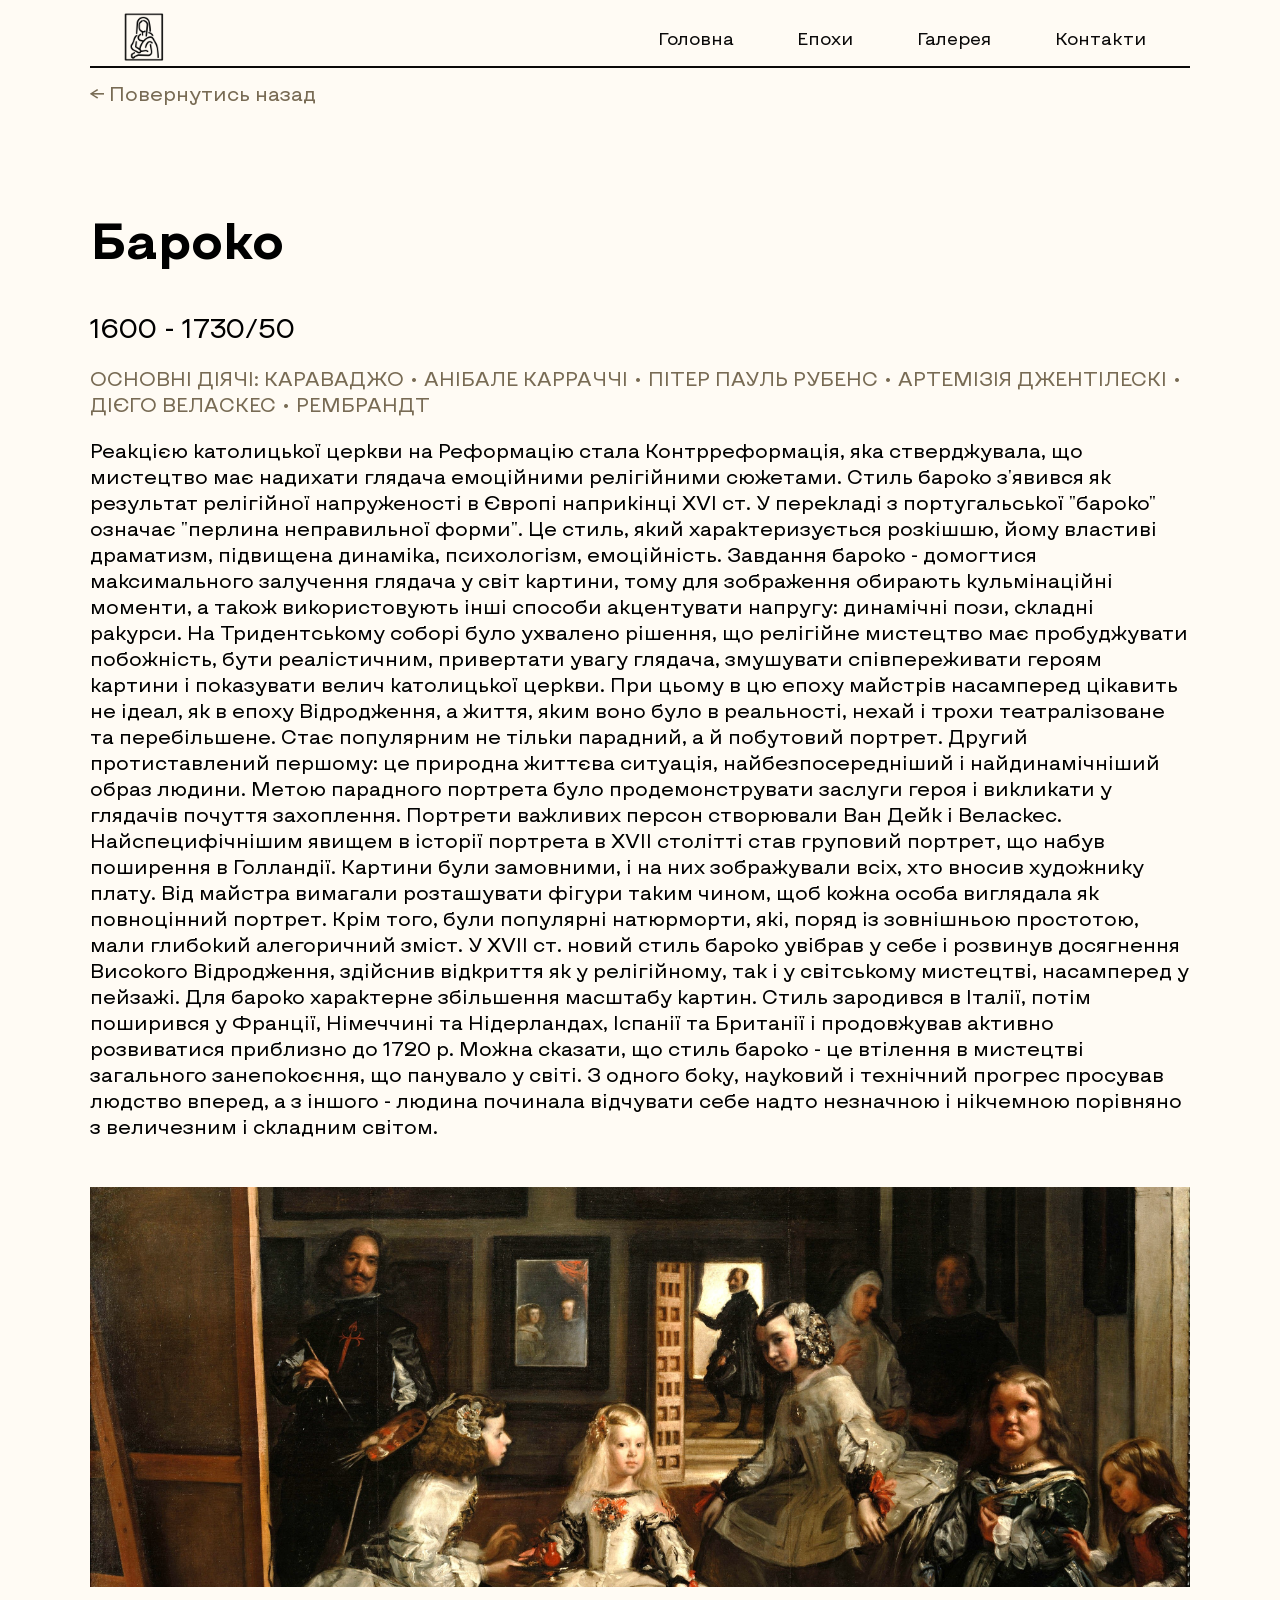
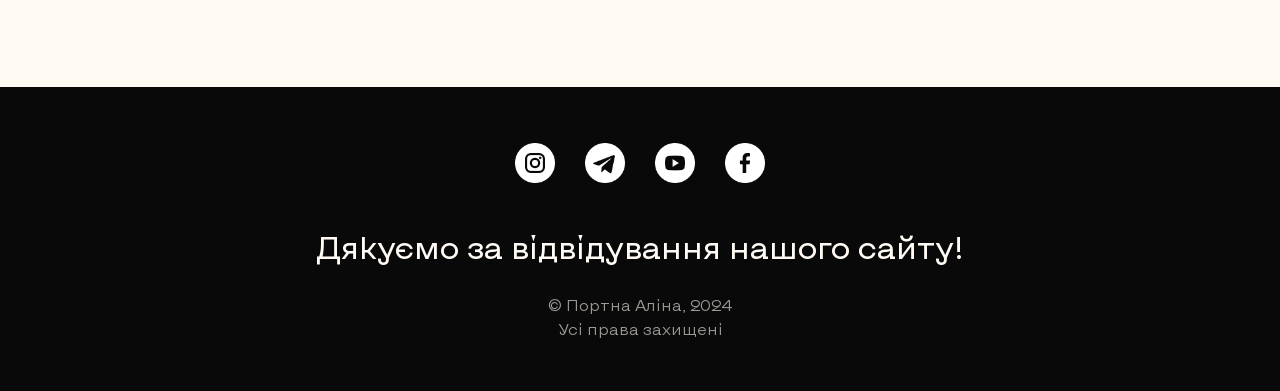
<file: pages/baroque.html>
<!DOCTYPE html>
<html lang="uk">
  <head>
    <meta charset="UTF-8" />
    <meta name="viewport" content="width=device-width, initial-scale=1.0" />
    <title>Бароко</title>
    <link
      rel="icon"
      type="image/x-icon"
      href="./../assets/icons/IMG_2886.PNG"
    />
    <link rel="stylesheet" href="./../assets/css/reset.css" />
    <link rel="stylesheet" href="./../assets/css/template.css" />
  </head>
  <body>
    <header class="page-header">
      <div class="content-wrapper nav-container">
        <nav>
          <ul class="nav-list">
            <li class="logo">
              <a class="nav-link" href="./../index.html">
                <img
                  class="logo-link"
                  src="./../assets/icons/IMG_2887.PNG"
                  alt="logo"
                />
              </a>
            </li>
            <li class="nav-item">
              <a class="nav-link" href="./../index.html">Головна</a>
            </li>
            <li class="nav-item">
              <a class="nav-link" href="./periods.html">Епохи</a>
            </li>
            <li class="nav-item">
              <a class="nav-link" href="./gallery.html">Галерея</a>
            </li>
            <li class="nav-item">
              <a class="nav-link" href="./contact_us.html">Контакти</a>
            </li>
          </ul>
        </nav>
      </div>
    </header>

    <main class="epoch-main">
      <div class="content-wrapper epoch-wrapper">
        <a class="epoch-link" href="./periods.html">&#8592; Повернутись назад</a>
        <h2 class="epoch-title">Бароко</h2>
        <p class="epoch-period">1600 - 1730/50</p>
        <p class="epoch-names">
          ОСНОВНІ ДІЯЧІ: КАРАВАДЖО &#8226; АНІБАЛЕ КАРРАЧЧІ &#8226; ПІТЕР ПАУЛЬ РУБЕНС &#8226;
          АРТЕМІЗІЯ ДЖЕНТІЛЕСКІ &#8226; ДІЄГО ВЕЛАСКЕС &#8226; РЕМБРАНДТ
        </p>
        <p class="epoch-description">
          Реакцією католицької церкви на Реформацію стала Контрреформація, яка
          стверджувала, що мистецтво має надихати глядача емоційними релігійними
          сюжетами. Стиль бароко з'явився як результат релігійної напруженості в
          Європі наприкінці XVI ст. У перекладі з португальської "бароко"
          означає "перлина неправильної форми". Це стиль, який характеризується
          розкішшю, йому властиві драматизм, підвищена динаміка, психологізм,
          емоційність. Завдання бароко - домогтися максимального залучення
          глядача у світ картини, тому для зображення обирають кульмінаційні
          моменти, а також використовують інші способи акцентувати напругу:
          динамічні пози, складні ракурси. На Тридентському соборі було ухвалено
          рішення, що релігійне мистецтво має пробуджувати побожність, бути
          реалістичним, привертати увагу глядача, змушувати співпереживати
          героям картини і показувати велич католицької церкви. При цьому в цю
          епоху майстрів насамперед цікавить не ідеал, як в епоху Відродження, а
          життя, яким воно було в реальності, нехай і трохи театралізоване та
          перебільшене. Стає популярним не тільки парадний, а й побутовий
          портрет. Другий протиставлений першому: це природна життєва ситуація,
          найбезпосередніший і найдинамічніший образ людини. Метою парадного
          портрета було продемонструвати заслуги героя і викликати у глядачів
          почуття захоплення. Портрети важливих персон створювали Ван Дейк і
          Веласкес. Найспецифічнішим явищем в історії портрета в XVII столітті
          став груповий портрет, що набув поширення в Голландії. Картини були
          замовними, і на них зображували всіх, хто вносив художнику плату. Від
          майстра вимагали розташувати фігури таким чином, щоб кожна особа
          виглядала як повноцінний портрет. Крім того, були популярні
          натюрморти, які, поряд із зовнішньою простотою, мали глибокий
          алегоричний зміст. У XVII ст. новий стиль бароко увібрав у себе і
          розвинув досягнення Високого Відродження, здійснив відкриття як у
          релігійному, так і у світському мистецтві, насамперед у пейзажі. Для
          бароко характерне збільшення масштабу картин. Стиль зародився в
          Італії, потім поширився у Франції, Німеччині та Нідерландах, Іспанії
          та Британії і продовжував активно розвиватися приблизно до 1720 р.
          Можна сказати, що стиль бароко - це втілення в мистецтві загального
          занепокоєння, що панувало у світі. З одного боку, науковий і технічний
          прогрес просував людство вперед, а з іншого - людина починала
          відчувати себе надто незначною і нікчемною порівняно з величезним і
          складним світом.
        </p>
        <div class="epoch-image-wrapper">
          <img
            class="epoch-image"
            src="./../assets/images/75.jpg"
          />
          
        </div>
      </div>
    </main>

    <footer class="page-footer">
      <section class="content-wrapper footer-wrapper">
        <div class="footer-social">
          <a href="#"
            ><img
              class="contacts-icon"
              src="./../assets/icons/instagram.png"
              alt="Instagram"
          /></a>
          <a href="#"
            ><img
              class="contacts-icon"
              src="./../assets/icons/telegram.png"
              alt="Telegarm"
          /></a>
          <a href="#"
            ><img
              class="contacts-icon"
              src="./../assets/icons/youtube.png"
              alt="YouTube"
          /></a>
          <a href="#"
            ><img
              class="contacts-icon"
              src="./../assets/icons/facebook.png"
              alt="Facebook"
          /></a>
        </div>
        <h4>Дякуємо за відвідування нашого сайту!</h4>
        <p class="footer-credit">&#169; Портна Аліна, 2024</p>
        <p class="footer-credit">Усі права захищені</p>
      </section>
    </footer>
  </body>
</html>
</file>
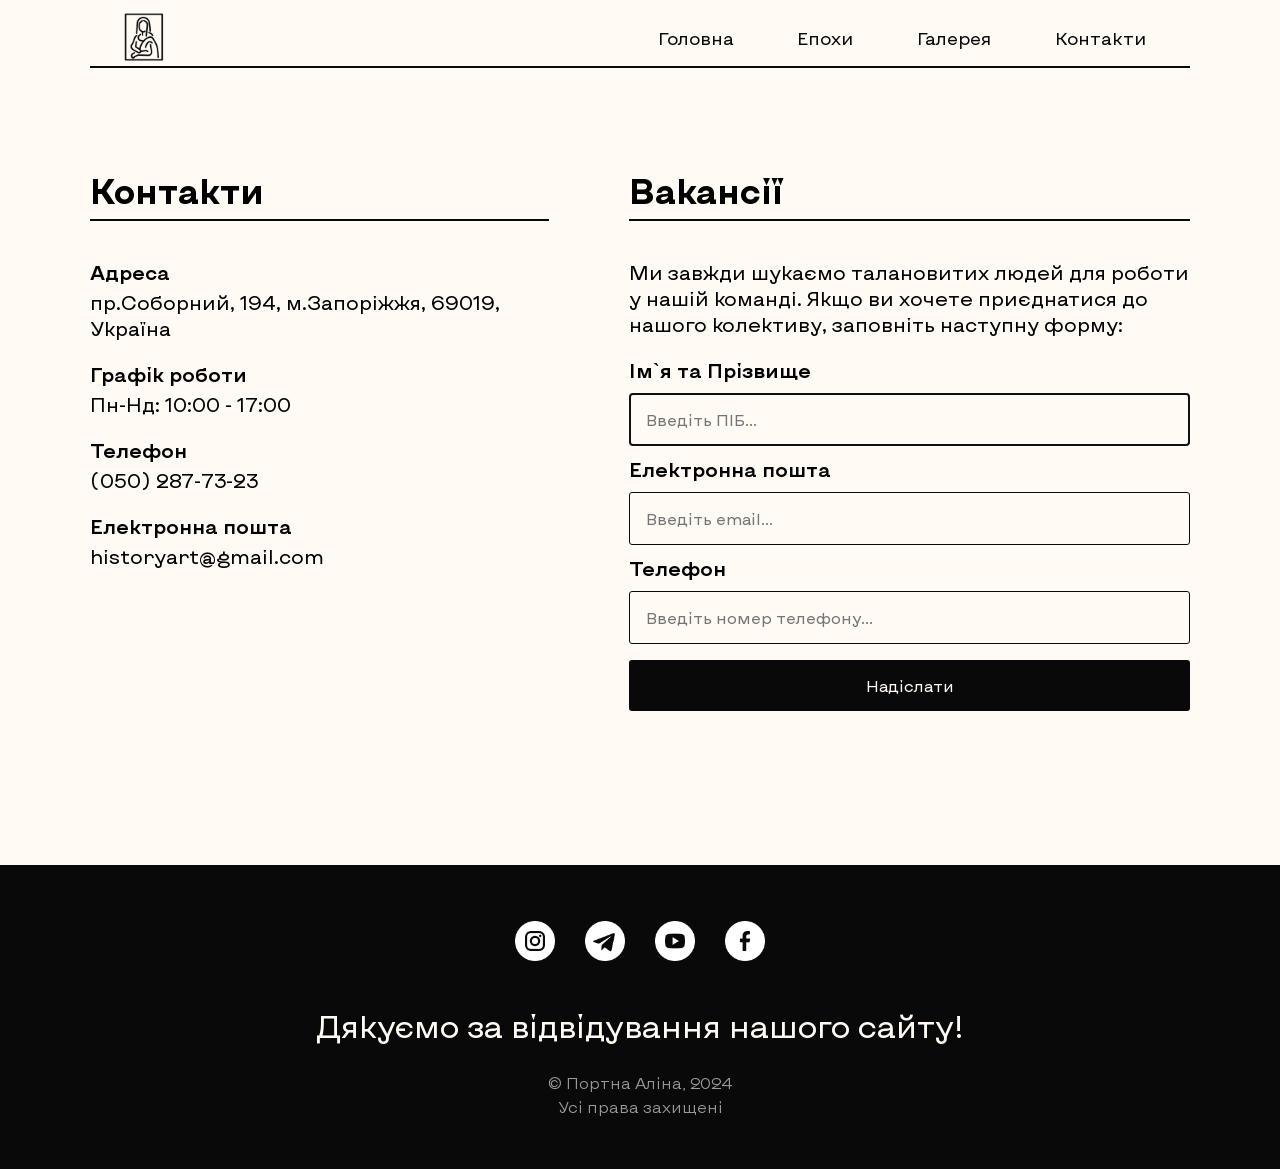
<file: pages/contact_us.html>
<!DOCTYPE html>
<html lang="uk">
  <head>
    <meta charset="UTF-8" />
    <meta name="viewport" content="width=device-width, initial-scale=1.0" />
    <title>Контакти</title>
    <link
      rel="icon"
      type="image/x-icon"
      href="./../assets/icons/IMG_2886.PNG"
    />
    <link rel="stylesheet" href="./../assets/css/reset.css" />
    <link rel="stylesheet" href="./../assets/css/template.css" />
  </head>
  <body>
    
    <header class="page-header">
      <div class="content-wrapper nav-container">
        <nav>
          <ul class="nav-list">
            <li class="logo">
              <a class="nav-link" href="./../index.html">
                <img
                  class="logo-link"
                  src="./../assets/icons/IMG_2887.PNG"
                  alt="logo"
                />
              </a>
            </li>
            <li class="nav-item">
              <a class="nav-link" href="./../index.html">Головна</a>
            </li>
            <li class="nav-item">
              <a class="nav-link" href="./periods.html">Епохи</a>
            </li>
            <li class="nav-item">
              <a class="nav-link" href="./gallery.html">Галерея</a>
            </li>
            <li class="nav-item">
              <a class="nav-link" href="#">Контакти</a>
            </li>
          </ul>
        </nav>
      </div>
    </header>

    <main class="contact-main">
      <div class="content-wrapper">
        <section class="contacts-wrapper">
          <h3>Контакти</h3>
          <h6>Адреса</h6>
          <p>пр.Соборний, 194, м.Запоріжжя, 69019, Україна</p>
          <h6 class="contacts-title">Графік роботи</h6>
          <p>Пн-Нд: 10:00 - 17:00</p>
          <h6 class="contacts-title">Телефон</h6>
          <p>(050) 287-73-23</p>
          <h6 class="contacts-title">Електронна пошта</h6>
          <p>historyart@gmail.com</p>
        </section>
        <section class="form-wrapper">
          <h3>Вакансії</h3>
          <p>
            Ми завжди шукаємо талановитих людей для роботи у нашій команді. Якщо
            ви хочете приєднатися до нашого колективу, заповніть наступну форму:
          </p>
          <form>
            <div class="form-group">
              <label class="form-label">
                <span class="label-caption">Ім`я та Прізвище</span>
                <input
                  class="form-input"
                  type="text"
                  name="user-name"
                  placeholder="Введіть ПІБ..."
                  required
                  autofocus
                  tabindex="1"
                />
              </label>
              <label class="form-group">
                <span class="label-caption">Електронна пошта</span>
                <input
                  class="form-input"
                  type="email"
                  name="user-email"
                  placeholder="Введіть email..."
                  required
                />
              </label>
              <label class="form-group">
                <span class="label-caption">Телефон</span>
                <input
                  class="form-input"
                  type="tel"
                  name="user-tel"
                  placeholder="Введіть номер телефону..."
                  required
                />
              </label>
            </div>
            <div class="form-btn">
              <button type="submit">Надіслати</button>
            </div>
          </form>
        </section>
      </div>
    </main>

    <footer class="page-footer">
      <section class="content-wrapper footer-wrapper">
        <div class="footer-social">
          <a href="#"
            ><img
              class="contacts-icon"
              src="./../assets/icons/instagram.png"
              alt="Instagram"
          /></a>
          <a href="#"
            ><img
              class="contacts-icon"
              src="./../assets/icons/telegram.png"
              alt="Telegarm"
          /></a>
          <a href="#"
            ><img
              class="contacts-icon"
              src="./../assets/icons/youtube.png"
              alt="YouTube"
          /></a>
          <a href="#"
            ><img
              class="contacts-icon"
              src="./../assets/icons/facebook.png"
              alt="Facebook"
          /></a>
        </div>
        <h4>Дякуємо за відвідування нашого сайту!</h4>
        <p class="footer-credit">&#169; Портна Аліна, 2024</p>
        <p class="footer-credit">Усі права захищені</p>
      </section>
    </footer>
  </body>
</html>
</file>
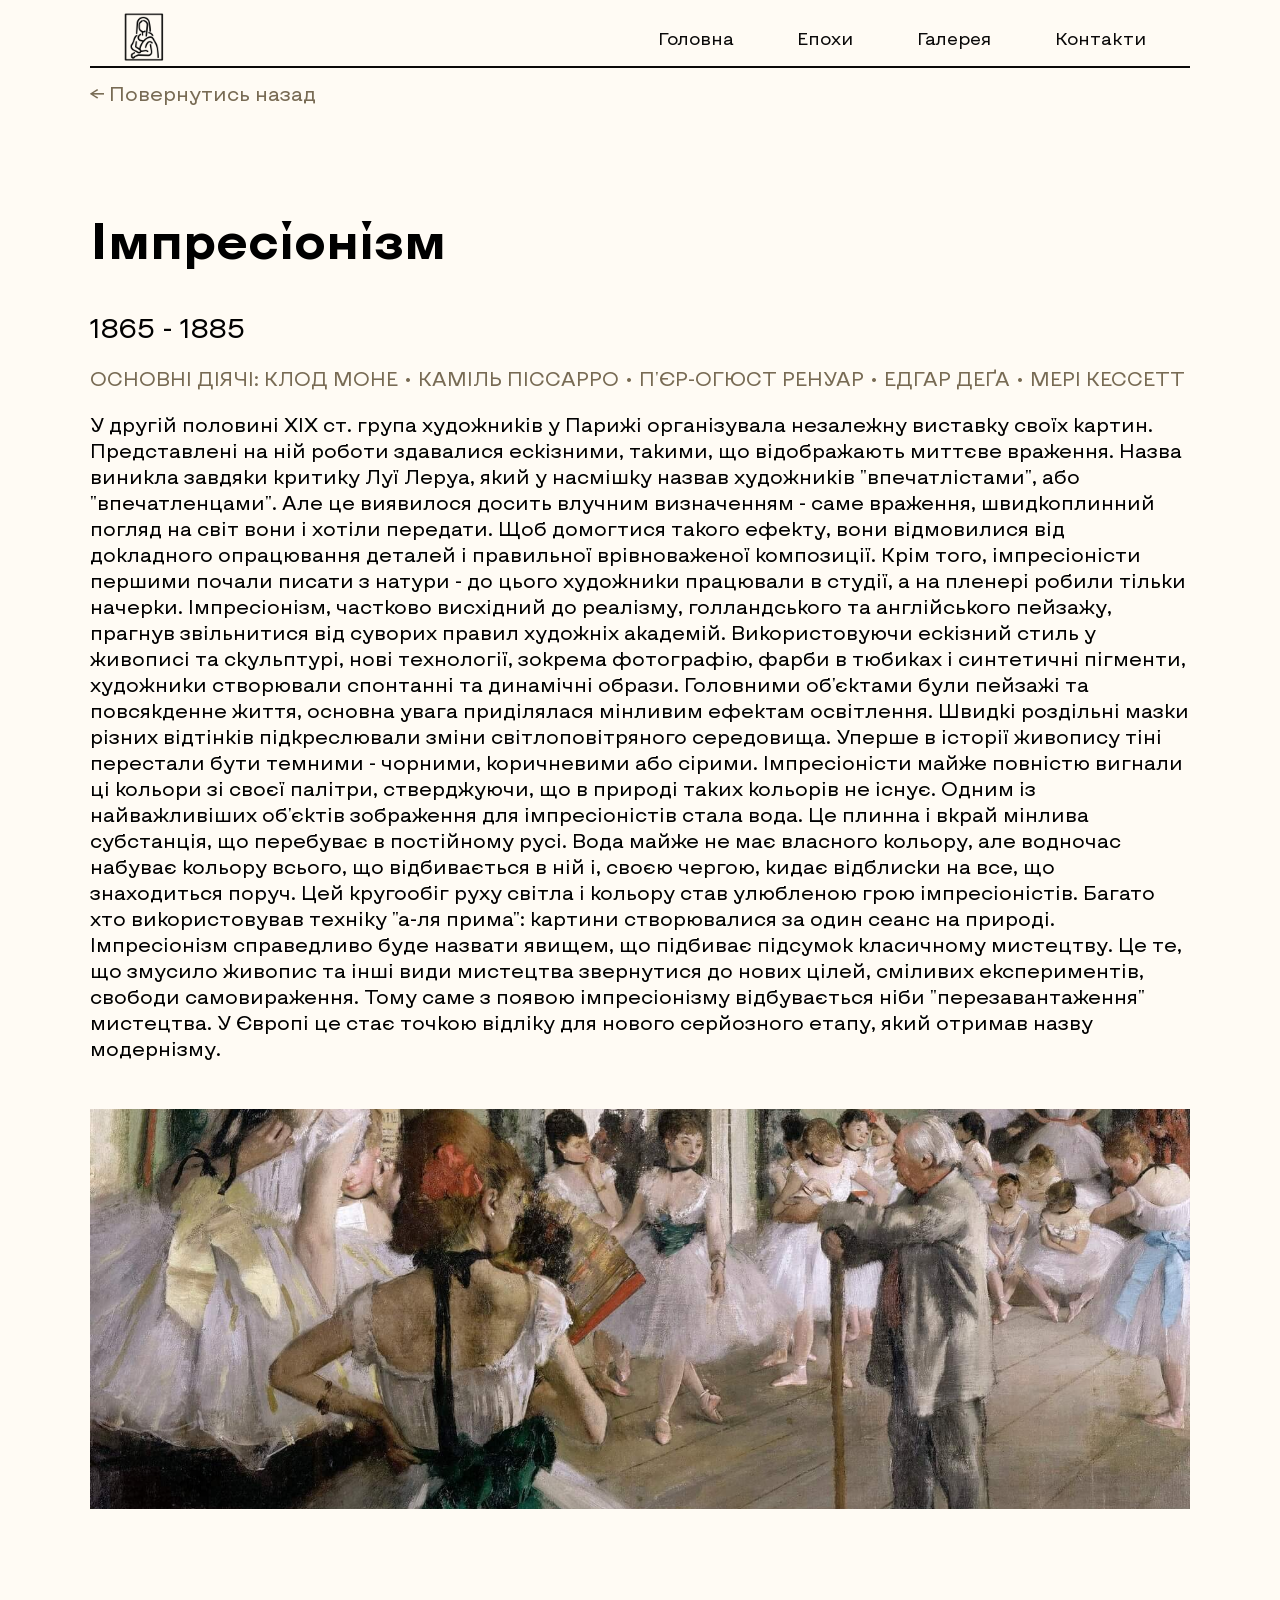
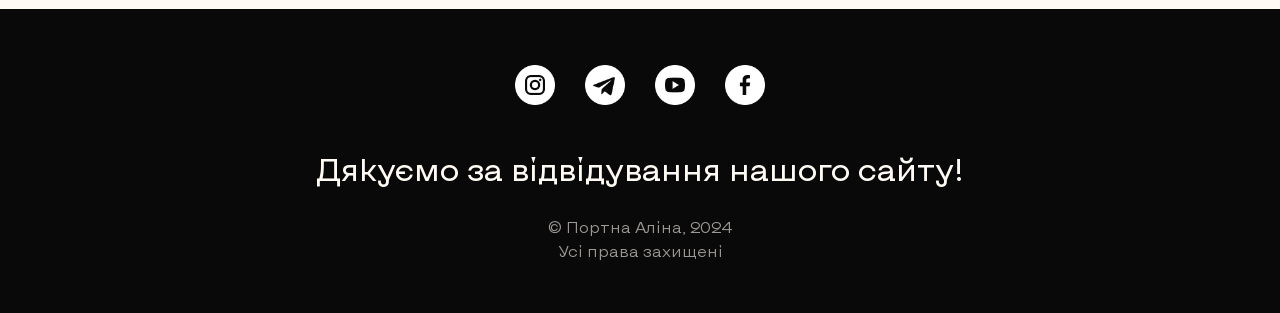
<file: pages/impressionism.html>
<!DOCTYPE html>
<html lang="uk">
  <head>
    <meta charset="UTF-8" />
    <meta name="viewport" content="width=device-width, initial-scale=1.0" />
    <title>Імпресіонізм</title>
    <link
      rel="icon"
      type="image/x-icon"
      href="./../assets/icons/IMG_2886.PNG"
    />
    <link rel="stylesheet" href="./../assets/css/reset.css" />
    <link rel="stylesheet" href="./../assets/css/template.css" />
  </head>
  <body>
    <header class="page-header">
      <div class="content-wrapper nav-container">
        <nav>
          <ul class="nav-list">
            <li class="logo">
              <a class="nav-link" href="./../index.html">
                <img
                  class="logo-link"
                  src="./../assets/icons/IMG_2887.PNG"
                  alt="logo"
                />
              </a>
            </li>
            <li class="nav-item">
              <a class="nav-link" href="./../index.html">Головна</a>
            </li>
            <li class="nav-item">
              <a class="nav-link" href="./periods.html">Епохи</a>
            </li>
            <li class="nav-item">
              <a class="nav-link" href="./gallery.html">Галерея</a>
            </li>
            <li class="nav-item">
              <a class="nav-link" href="./contact_us.html">Контакти</a>
            </li>
          </ul>
        </nav>
      </div>
    </header>

    <main class="epoch-main">
      <div class="content-wrapper epoch-wrapper">
        <a class="epoch-link" href="./periods.html">&#8592; Повернутись назад</a>
        <h2 class="epoch-title">Імпресіонізм</h2>
        <p class="epoch-period">1865 - 1885</p>
        <p class="epoch-names">
          ОСНОВНІ ДІЯЧІ: КЛОД МОНЕ &#8226; КАМІЛЬ ПІССАРРО &#8226; П'ЄР-ОГЮСТ РЕНУАР &#8226; ЕДГАР
          ДЕҐА &#8226; МЕРІ КЕССЕТТ
        </p>
        <p class="epoch-description">
          У другій половині XIX ст. група художників у Парижі організувала
          незалежну виставку своїх картин. Представлені на ній роботи здавалися
          ескізними, такими, що відображають миттєве враження. Назва виникла
          завдяки критику Луї Леруа, який у насмішку назвав художників
          "впечатлістами", або "впечатленцами". Але це виявилося досить влучним
          визначенням - саме враження, швидкоплинний погляд на світ вони і
          хотіли передати. Щоб домогтися такого ефекту, вони відмовилися від
          докладного опрацювання деталей і правильної врівноваженої композиції.
          Крім того, імпресіоністи першими почали писати з натури - до цього
          художники працювали в студії, а на пленері робили тільки начерки.
          Імпресіонізм, частково висхідний до реалізму, голландського та
          англійського пейзажу, прагнув звільнитися від суворих правил художніх
          академій. Використовуючи ескізний стиль у живописі та скульптурі, нові
          технології, зокрема фотографію, фарби в тюбиках і синтетичні пігменти,
          художники створювали спонтанні та динамічні образи. Головними
          об'єктами були пейзажі та повсякденне життя, основна увага приділялася
          мінливим ефектам освітлення. Швидкі роздільні мазки різних відтінків
          підкреслювали зміни світлоповітряного середовища. Уперше в історії
          живопису тіні перестали бути темними - чорними, коричневими або
          сірими. Імпресіоністи майже повністю вигнали ці кольори зі своєї
          палітри, стверджуючи, що в природі таких кольорів не існує. Одним із
          найважливіших об'єктів зображення для імпресіоністів стала вода. Це
          плинна і вкрай мінлива субстанція, що перебуває в постійному русі.
          Вода майже не має власного кольору, але водночас набуває кольору
          всього, що відбивається в ній і, своєю чергою, кидає відблиски на все,
          що знаходиться поруч. Цей кругообіг руху світла і кольору став
          улюбленою грою імпресіоністів. Багато хто використовував техніку "а-ля
          прима": картини створювалися за один сеанс на природі. Імпресіонізм
          справедливо буде назвати явищем, що підбиває підсумок класичному
          мистецтву. Це те, що змусило живопис та інші види мистецтва звернутися
          до нових цілей, сміливих експериментів, свободи самовираження. Тому
          саме з появою імпресіонізму відбувається ніби "перезавантаження"
          мистецтва. У Європі це стає точкою відліку для нового серйозного
          етапу, який отримав назву модернізму.
        </p>
        <div class="epoch-image-wrapper">
          <img
            class="epoch-image"
            src="./../assets/images/84.jpg"
          />
         
        </div>
      </div>
    </main>

    <footer class="page-footer">
      <section class="content-wrapper footer-wrapper">
        <div class="footer-social">
          <a href="#"
            ><img
              class="contacts-icon"
              src="./../assets/icons/instagram.png"
              alt="Instagram"
          /></a>
          <a href="#"
            ><img
              class="contacts-icon"
              src="./../assets/icons/telegram.png"
              alt="Telegarm"
          /></a>
          <a href="#"
            ><img
              class="contacts-icon"
              src="./../assets/icons/youtube.png"
              alt="YouTube"
          /></a>
          <a href="#"
            ><img
              class="contacts-icon"
              src="./../assets/icons/facebook.png"
              alt="Facebook"
          /></a>
        </div>
        <h4>Дякуємо за відвідування нашого сайту!</h4>
        <p class="footer-credit">&#169; Портна Аліна, 2024</p>
        <p class="footer-credit">Усі права захищені</p>
      </section>
    </footer>
  </body>
</html>
</file>
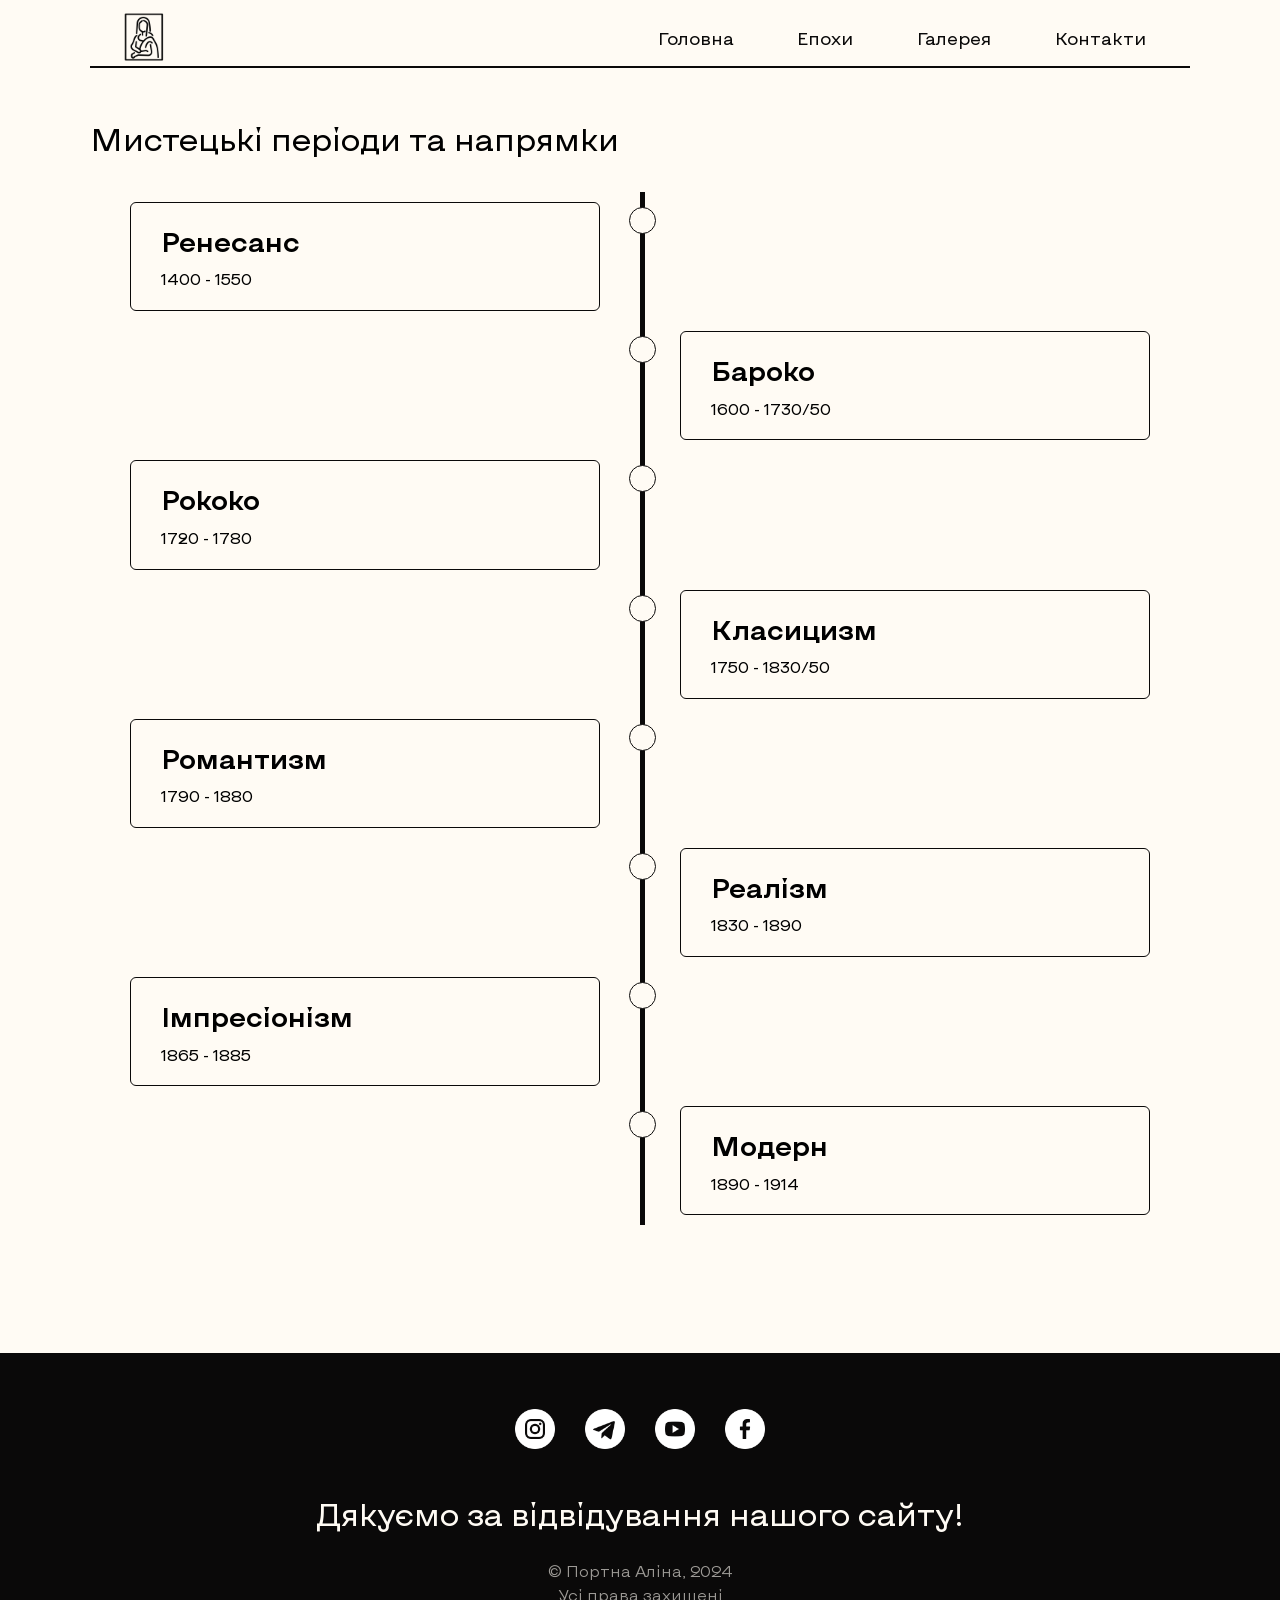
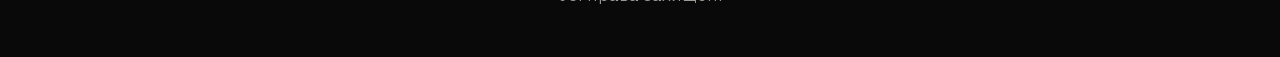
<file: pages/periods.html>
<!DOCTYPE html>
<html lang="uk">
  <head>
    <meta charset="UTF-8" />
    <meta name="viewport" content="width=device-width, initial-scale=1.0" />
    <title>Епохи</title>
    <link
      rel="icon"
      type="image/x-icon"
      href="./../assets/icons/IMG_2886.PNG"
    />
    <link rel="stylesheet" href="./../assets/css/reset.css" />
    <link rel="stylesheet" href="./../assets/css/template.css" />
  </head>
  <body>
    <header class="page-header">
      <div class="content-wrapper nav-container">
        <nav>
          <ul class="nav-list">
            <li class="logo">
              <a class="nav-link" href="./../index.html">
                <img
                  class="logo-link"
                  src="./../assets/icons/IMG_2887.PNG"
                  alt="logo"
                />
              </a>
            </li>
            <li class="nav-item">
              <a class="nav-link" href="./../index.html">Головна</a>
            </li>
            <li class="nav-item">
              <a class="nav-link" href="#">Епохи</a>
            </li>
            <li class="nav-item">
              <a class="nav-link" href="./gallery.html">Галерея</a>
            </li>
            <li class="nav-item">
              <a class="nav-link" href="./contact_us.html">Контакти</a>
            </li>
          </ul>
        </nav>
      </div>
    </header>

    <main class="periods-main">
      <div class="content-wrapper">
        <h4>Мистецькі періоди та напрямки</h4>
        <section class="timeline">
          <div class="timeline-item left">
            <div class="period-info">
              <h5><a href="./renesainse.html">Ренесанс</a></h5>
              <p>1400 - 1550</p>
            </div>
          </div>
          <div class="timeline-item right">
            <div class="period-info">
              <h5><a href="./baroque.html">Бароко</a></h5>
              <p>1600 - 1730/50</p>
            </div>
          </div>
          <div class="timeline-item left">
            <div class="period-info">
              <h5><a href="./rococo.html">Рококо</a></h5>
              <p>1720 - 1780</p>
            </div>
          </div>
          <div class="timeline-item right">
            <div class="period-info">
              <h5><a href="./classicism.html">Класицизм</a></h5>
              <p>1750 - 1830/50</p>
            </div>
          </div>
          <div class="timeline-item left">
            <div class="period-info">
              <h5><a href="./romanticism.html">Романтизм</a></h5>
              <p>1790 - 1880</p>
            </div>
          </div>
          <div class="timeline-item right">
            <div class="period-info">
              <h5><a href="./realism.html">Реалізм</a></h5>
              <p>1830 - 1890</p>
            </div>
          </div>
          <div class="timeline-item left">
            <div class="period-info">
              <h5><a href="./impressionism.html">Імпресіонізм</a></h5>
              <p>1865 - 1885</p>
            </div>
          </div>
          <div class="timeline-item right">
            <div class="period-info">
              <h5><a href="./art_nouveau.html">Модерн</a></h5>
              <p>1890 - 1914</p>
            </div>
          </div>
        </section>
      </div>
    </main>

    <footer class="page-footer">
      <section class="content-wrapper footer-wrapper">
        <div class="footer-social">
          <a href="#"
            ><img
              class="contacts-icon"
              src="./../assets/icons/instagram.png"
              alt="Instagram"
          /></a>
          <a href="#"
            ><img
              class="contacts-icon"
              src="./../assets/icons/telegram.png"
              alt="Telegarm"
          /></a>
          <a href="#"
            ><img
              class="contacts-icon"
              src="./../assets/icons/youtube.png"
              alt="YouTube"
          /></a>
          <a href="#"
            ><img
              class="contacts-icon"
              src="./../assets/icons/facebook.png"
              alt="Facebook"
          /></a>
        </div>
        <h4>Дякуємо за відвідування нашого сайту!</h4>
        <p class="footer-credit">&#169; Портна Аліна, 2024</p>
        <p class="footer-credit">Усі права захищені</p>
      </section>
    </footer>
  </body>
</html>
</file>
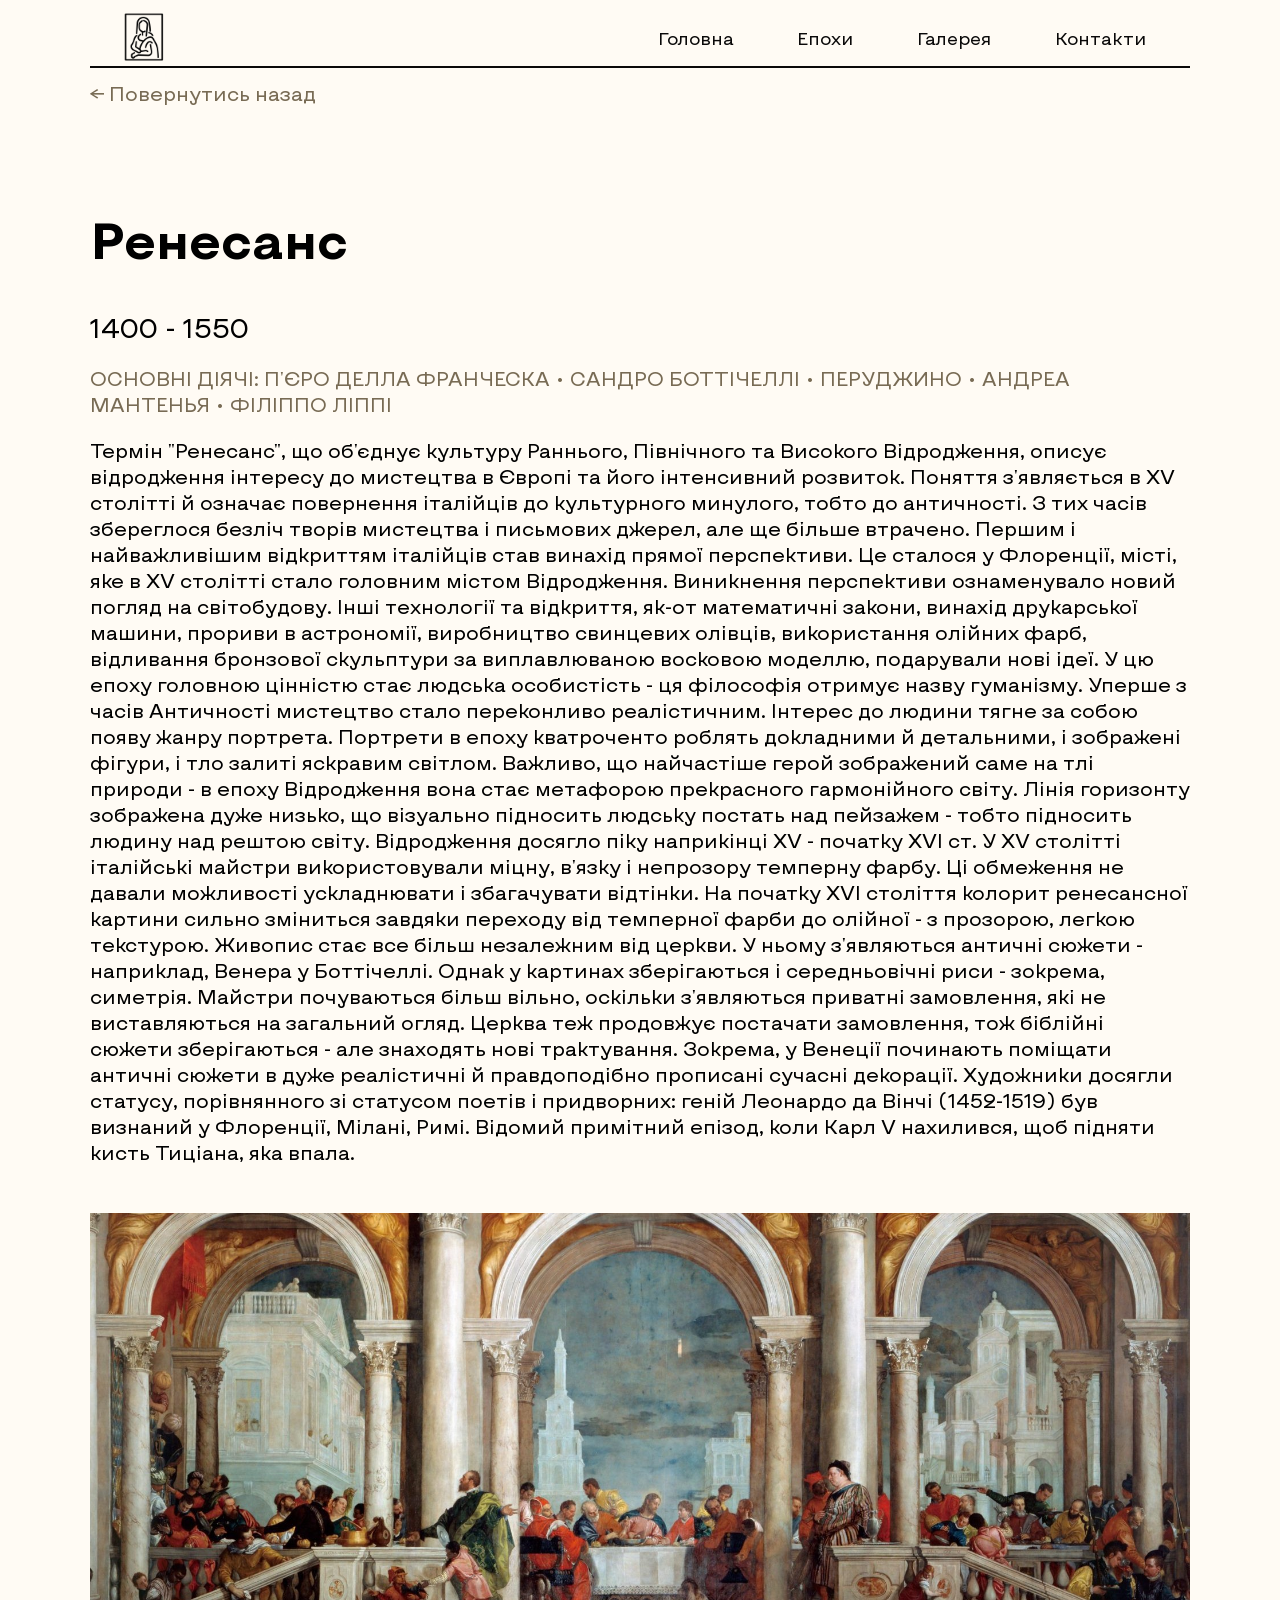
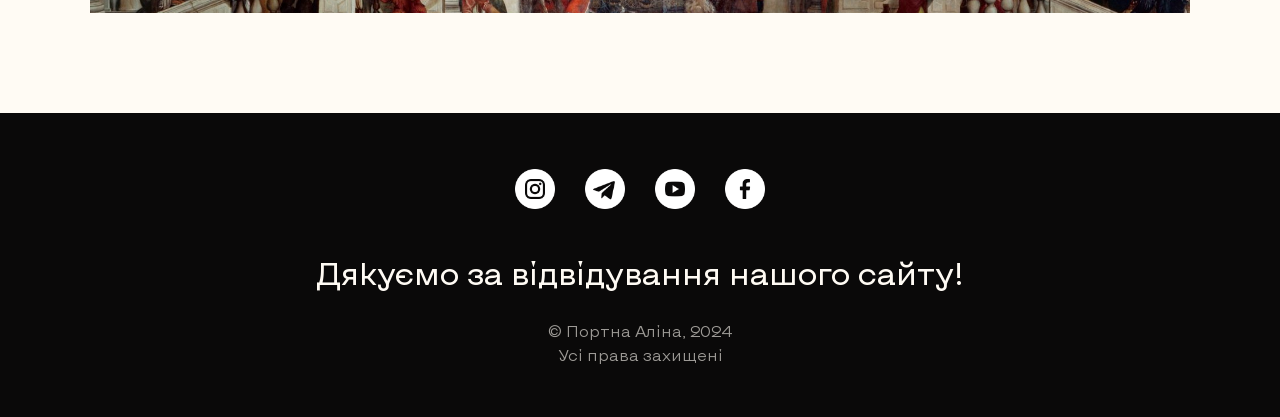
<file: pages/renesainse.html>
<!DOCTYPE html>
<html lang="uk">
  <head>
    <meta charset="UTF-8" />
    <meta name="viewport" content="width=device-width, initial-scale=1.0" />
    <title>Ренесанс</title>
    <link
      rel="icon"
      type="image/x-icon"
      href="./../assets/icons/IMG_2886.PNG"
    />
    <link rel="stylesheet" href="./../assets/css/reset.css" />
    <link rel="stylesheet" href="./../assets/css/template.css" />
  </head>
  <body>
    <header class="page-header">
      <div class="content-wrapper nav-container">
        <nav>
          <ul class="nav-list">
            <li class="logo">
              <a class="nav-link" href="./../index.html">
                <img
                  class="logo-link"
                  src="./../assets/icons/IMG_2887.PNG"
                  alt="logo"
                />
              </a>
            </li>
            <li class="nav-item">
              <a class="nav-link" href="./../index.html">Головна</a>
            </li>
            <li class="nav-item">
              <a class="nav-link" href="./periods.html">Епохи</a>
            </li>
            <li class="nav-item">
              <a class="nav-link" href="./gallery.html">Галерея</a>
            </li>
            <li class="nav-item">
              <a class="nav-link" href="./contact_us.html">Контакти</a>
            </li>
          </ul>
        </nav>
      </div>
    </header>

    <main class="epoch-main">
      <div class="content-wrapper epoch-wrapper">
        <a class="epoch-link" href="./periods.html">&#8592; Повернутись назад</a>
        <h2 class="epoch-title">Ренесанс</h2>
        <p class="epoch-period">1400 - 1550</p>
        <p class="epoch-names">
          ОСНОВНІ ДІЯЧІ: П'ЄРО ДЕЛЛА ФРАНЧЕСКА &#8226; САНДРО БОТТІЧЕЛЛІ &#8226; ПЕРУДЖИНО &#8226;
          АНДРЕА МАНТЕНЬЯ &#8226; ФІЛІППО ЛІППІ
        </p>
        <p class="epoch-description">
          Термін "Ренесанс", що об'єднує культуру Раннього, Північного та
          Високого Відродження, описує відродження інтересу до мистецтва в
          Європі та його інтенсивний розвиток. Поняття з'являється в XV столітті
          й означає повернення італійців до культурного минулого, тобто до
          античності. З тих часів збереглося безліч творів мистецтва і письмових
          джерел, але ще більше втрачено. Першим і найважливішим відкриттям
          італійців став винахід прямої перспективи. Це сталося у Флоренції,
          місті, яке в XV столітті стало головним містом Відродження. Виникнення
          перспективи ознаменувало новий погляд на світобудову. Інші технології
          та відкриття, як-от математичні закони, винахід друкарської машини,
          прориви в астрономії, виробництво свинцевих олівців, використання
          олійних фарб, відливання бронзової скульптури за виплавлюваною
          восковою моделлю, подарували нові ідеї. У цю епоху головною цінністю
          стає людська особистість - ця філософія отримує назву гуманізму.
          Уперше з часів Античності мистецтво стало переконливо реалістичним.
          Інтерес до людини тягне за собою появу жанру портрета. Портрети в
          епоху кватроченто роблять докладними й детальними, і зображені фігури,
          і тло залиті яскравим світлом. Важливо, що найчастіше герой зображений
          саме на тлі природи - в епоху Відродження вона стає метафорою
          прекрасного гармонійного світу. Лінія горизонту зображена дуже низько,
          що візуально підносить людську постать над пейзажем - тобто підносить
          людину над рештою світу. Відродження досягло піку наприкінці XV -
          початку XVI ст. У XV столітті італійські майстри використовували
          міцну, в'язку і непрозору темперну фарбу. Ці обмеження не давали
          можливості ускладнювати і збагачувати відтінки. На початку XVI
          століття колорит ренесансної картини сильно зміниться завдяки переходу
          від темперної фарби до олійної - з прозорою, легкою текстурою. Живопис
          стає все більш незалежним від церкви. У ньому з'являються античні
          сюжети - наприклад, Венера у Боттічеллі. Однак у картинах зберігаються
          і середньовічні риси - зокрема, симетрія. Майстри почуваються більш
          вільно, оскільки з'являються приватні замовлення, які не виставляються
          на загальний огляд. Церква теж продовжує постачати замовлення, тож
          біблійні сюжети зберігаються - але знаходять нові трактування.
          Зокрема, у Венеції починають поміщати античні сюжети в дуже
          реалістичні й правдоподібно прописані сучасні декорації. Художники
          досягли статусу, порівнянного зі статусом поетів і придворних: геній
          Леонардо да Вінчі (1452-1519) був визнаний у Флоренції, Мілані, Римі.
          Відомий примітний епізод, коли Карл V нахилився, щоб підняти кисть
          Тиціана, яка впала.
        </p>
        <div class="epoch-image-wrapper">
          <img
            class="epoch-image"
            src="./../assets/images/79.jpg"
          />
          
        </div>
      </div>
    </main>

    <footer class="page-footer">
      <section class="content-wrapper footer-wrapper">
        <div class="footer-social">
          <a href="#"
            ><img
              class="contacts-icon"
              src="./../assets/icons/instagram.png"
              alt="Instagram"
          /></a>
          <a href="#"
            ><img
              class="contacts-icon"
              src="./../assets/icons/telegram.png"
              alt="Telegarm"
          /></a>
          <a href="#"
            ><img
              class="contacts-icon"
              src="./../assets/icons/youtube.png"
              alt="YouTube"
          /></a>
          <a href="#"
            ><img
              class="contacts-icon"
              src="./../assets/icons/facebook.png"
              alt="Facebook"
          /></a>
        </div>
        <h4>Дякуємо за відвідування нашого сайту!</h4>
        <p class="footer-credit">&#169; Портна Аліна, 2024</p>
        <p class="footer-credit">Усі права захищені</p>
      </section>
    </footer>
  </body>
</html>
</file>
<file: assets/css/template.css>
@import url("header.css");
@import url("footer.css");
@import url("style.css");
@import url("responsive.css");
</file>
